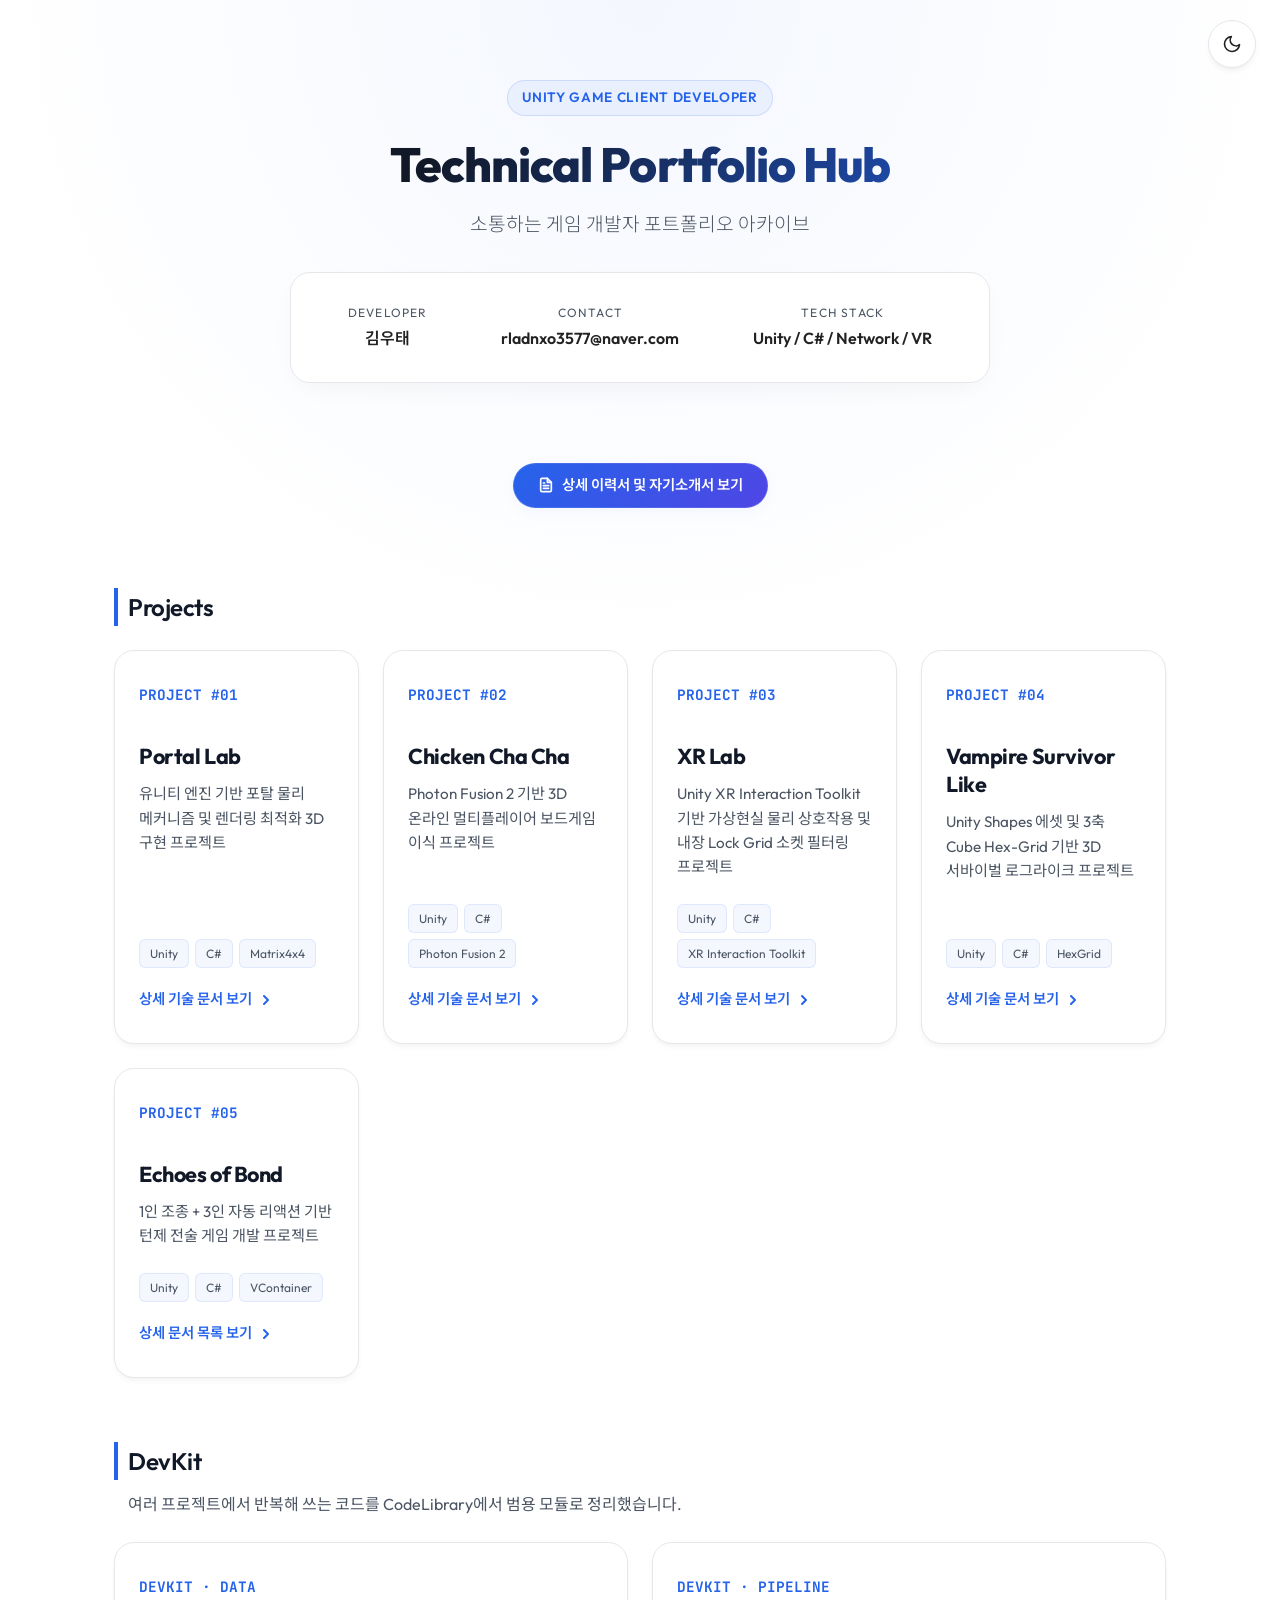
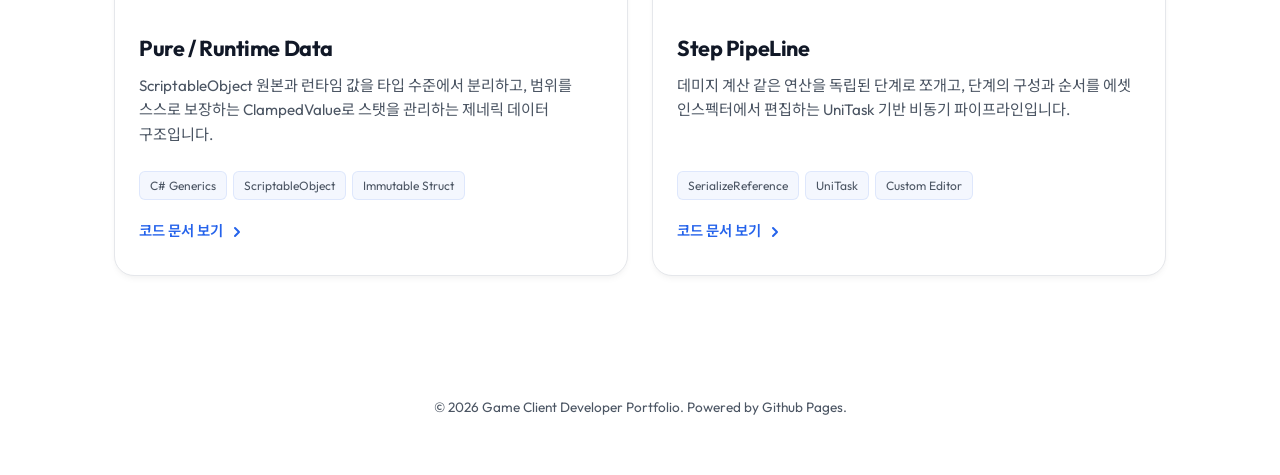
<file: index.html>
<!DOCTYPE html>
<html lang="ko">
<head>
  <meta charset="UTF-8">
  <meta name="viewport" content="width=device-width, initial-scale=1.0">
  <title>Game Client Developer Portfolio Hub</title>
  <meta name="description" content="유니티 게임 클라이언트 개발자 포트폴리오 웹 허브입니다. 핵심 프로젝트 설계와 아키텍처 문서를 제공합니다.">
  
  <!-- Google Fonts -->
  <link rel="preconnect" href="https://fonts.googleapis.com">
  <link rel="preconnect" href="https://fonts.gstatic.com" crossorigin>
  <link href="https://fonts.googleapis.com/css2?family=Outfit:wght@300;400;600;800&family=JetBrains+Mono:wght@400;700&family=Noto+Sans+KR:wght@300;400;700&display=swap" rel="stylesheet">
  <!-- 공통 디자인 시스템 (theme.css) -->
  <link rel="stylesheet" href="theme.css">
  <!-- 다크 테마 (동적으로 활성화됨) -->
  <link rel="stylesheet" href="" id="theme-dark-css" disabled>
  
  <style>
    /* ── index.html 전용 디자인 토큰 ── */
    :root {
      --bg-dark: var(--bg-light);
      --font-outfit: var(--font-sans);
      --primary-glow: color-mix(in srgb, var(--primary) 5%, transparent);
    }

    * {
      box-sizing: border-box;
      margin: 0;
      padding: 0;
      font-family: var(--font-outfit);
      -webkit-font-smoothing: antialiased;
      word-break: keep-all;
    }

    body {
      background-color: var(--bg-dark);
      background-image: radial-gradient(circle at 50% 0%, var(--primary-glow) 0%, transparent 60%);
      background-attachment: fixed;
      color: var(--text-main);
      min-height: 100vh;
      display: flex;
      flex-direction: column;
      line-height: 1.6;
    }

    /* ── 헤더 레이아웃 ── */
    header {
      max-width: 1100px;
      width: 100%;
      margin: 0 auto;
      padding: 80px 24px 40px 24px;
      text-align: center;
      animation: fadeInDown 0.8s ease-out;
    }

    .badge {
      display: inline-block;
      padding: 6px 14px;
      background: color-mix(in srgb, var(--primary) 6%, transparent);
      border: 1px solid color-mix(in srgb, var(--primary) 15%, transparent);
      border-radius: 9999px;
      color: var(--primary);
      font-size: 0.85rem;
      font-weight: 600;
      text-transform: uppercase;
      letter-spacing: 0.05em;
      margin-bottom: 20px;
    }

    h1 {
      font-size: 3rem;
      font-weight: 800;
      letter-spacing: -0.02em;
      background: linear-gradient(135deg, var(--heading-color) 30%, var(--primary) 100%);
      -webkit-background-clip: text;
      -webkit-text-fill-color: transparent;
      margin-bottom: 16px;
    }

    .subtitle {
      font-size: 1.2rem;
      color: var(--text-muted);
      max-width: 600px;
      margin: 0 auto 32px auto;
      font-weight: 300;
    }

    /* ── 프로필 간략 카드 (Glassmorphism) ── */
    .profile-summary {
      max-width: 700px;
      margin: 0 auto 60px auto;
      background: var(--card-bg);
      border: 1px solid var(--card-border);
      border-radius: 20px;
      padding: 30px;
      display: flex;
      justify-content: space-around;
      flex-wrap: wrap;
      gap: 20px;
      box-shadow: 0 10px 30px -10px rgba(0, 0, 0, 0.06);
      animation: fadeInUp 0.8s ease-out;
      text-decoration: none;
      cursor: pointer;
      transition: all 0.3s cubic-bezier(0.16, 1, 0.3, 1);
    }

    .profile-summary:hover {
      transform: translateY(-4px);
      border-color: color-mix(in srgb, var(--secondary) 45%, transparent);
      box-shadow: 0 15px 30px -10px color-mix(in srgb, var(--secondary) 30%, transparent);
    }

    .profile-item {
      text-align: center;
    }

    .profile-label {
      font-size: 0.75rem;
      text-transform: uppercase;
      color: var(--text-muted);
      letter-spacing: 0.1em;
      margin-bottom: 4px;
    }

    .profile-value {
      font-size: 1rem;
      font-weight: 600;
      color: var(--text-main);
    }

    /* ── 메인 컨텐츠 (그리드) ── */
    main {
      max-width: 1100px;
      width: 100%;
      margin: 0 auto;
      padding: 0 24px 80px 24px;
      flex: 1;
      animation: fadeInUp 1s ease-out;
    }

    .grid-title {
      font-size: 1.5rem;
      font-weight: 600;
      margin-bottom: 24px;
      padding-left: 10px;
      border-left: 4px solid var(--primary);
    }

    .portfolio-grid {
      display: grid;
      grid-template-columns: repeat(auto-fit, minmax(240px, 1fr));
      gap: 24px;
    }

    /* ── DevKit 섹션 ── */
    .devkit-title {
      margin-top: 64px;
    }

    .devkit-desc {
      color: var(--text-muted);
      margin: -12px 0 24px 14px;
    }

    /* ── 포트폴리오 카드 컴포넌트 ── */
    .portfolio-card {
      background: var(--card-bg);
      border: 1px solid var(--card-border);
      border-radius: 20px;
      padding: 32px 24px;
      display: flex;
      flex-direction: column;
      transition: all 0.4s cubic-bezier(0.16, 1, 0.3, 1);
      text-decoration: none;
      color: var(--text-main);
      position: relative;
      overflow: hidden;
      cursor: pointer;
      box-shadow: 0 4px 6px -1px rgba(0, 0, 0, 0.04), 0 2px 4px -1px rgba(0, 0, 0, 0.02);
    }

    /* 카드 네온 테두리 효과 */
    .portfolio-card::before {
      content: '';
      position: absolute;
      top: 0;
      left: 0;
      width: 100%;
      height: 4px;
      background: linear-gradient(90deg, var(--primary), var(--secondary));
      opacity: 0;
      transition: opacity 0.3s;
    }

    .portfolio-card:hover {
      transform: translateY(-6px);
      border-color: color-mix(in srgb, var(--primary) 30%, transparent);
      box-shadow: 0 10px 15px -3px rgba(0, 0, 0, 0.08), 0 4px 6px -2px rgba(0, 0, 0, 0.04);
    }

    .portfolio-card:hover::before {
      opacity: 1;
    }

    .card-num {
      font-family: var(--font-mono);
      font-size: 0.9rem;
      color: var(--primary);
      font-weight: 700;
      margin-bottom: 12px;
    }

    .card-title {
      font-size: 1.35rem;
      font-weight: 700;
      margin-bottom: 12px;
      line-height: 1.3;
    }

    .card-desc {
      font-size: 0.95rem;
      color: var(--text-muted);
      margin-bottom: 24px;
      flex: 1;
      font-weight: 400;
    }

    .card-tags {
      display: flex;
      flex-wrap: wrap;
      gap: 6px;
      margin-bottom: 20px;
    }

    .card-tag {
      font-size: 0.75rem;
      padding: 4px 10px;
      background: color-mix(in srgb, var(--primary) 5%, transparent);
      border: 1px solid color-mix(in srgb, var(--primary) 10%, transparent);
      border-radius: 6px;
      color: var(--text-muted);
    }

    .card-link-btn {
      display: inline-flex;
      align-items: center;
      font-size: 0.9rem;
      font-weight: 600;
      color: var(--primary);
      transition: color 0.3s;
    }

    .portfolio-card:hover .card-link-btn {
      color: var(--secondary);
    }

    .card-link-btn svg {
      margin-left: 6px;
      transition: transform 0.3s;
    }

    .portfolio-card:hover .card-link-btn svg {
      transform: translateX(4px);
    }

    /* ── 푸터 ── */
    footer {
      border-top: 1px solid rgba(255, 255, 255, 0.05);
      padding: 40px 24px;
      text-align: center;
      color: var(--text-muted);
      font-size: 0.85rem;
    }

    /* ── 애니메이션 ── */
    @keyframes fadeInDown {
      from {
        opacity: 0;
        transform: translateY(-20px);
      }
      to {
        opacity: 1;
        transform: translateY(0);
      }
    }

    @keyframes fadeInUp {
      from {
        opacity: 0;
        transform: translateY(30px);
      }
      to {
        opacity: 1;
        transform: translateY(0);
      }
    }

    .resume-btn {
      display: inline-flex;
      align-items: center;
      padding: 10px 24px;
      background: linear-gradient(135deg, var(--primary), var(--secondary));
      border: 1px solid rgba(255, 255, 255, 0.1);
      border-radius: 30px;
      color: #FFF;
      text-decoration: none;
      font-size: 0.9rem;
      font-weight: 600;
      box-shadow: 0 4px 15px var(--primary-glow);
      transition: all 0.3s cubic-bezier(0.16, 1, 0.3, 1);
      margin-top: 20px;
    }

    .resume-btn:hover {
      transform: translateY(-2px);
      box-shadow: 0 6px 20px color-mix(in srgb, var(--secondary) 45%, transparent);
      border-color: rgba(255, 255, 255, 0.2);
    }

    /* ── 테마 토글 버튼 ── */
    #theme-toggle {
      position: fixed;
      top: 20px;
      right: 24px;
      z-index: 9999;
      width: 48px;
      height: 48px;
      border-radius: 50%;
      border: 1px solid var(--card-border);
      background: var(--card-bg);
      color: var(--text-main);
      cursor: pointer;
      display: flex;
      align-items: center;
      justify-content: center;
      box-shadow: var(--shadow-md);
      transition: all 0.3s cubic-bezier(0.16, 1, 0.3, 1);
      outline: none;
    }

    #theme-toggle:hover {
      transform: scale(1.1) rotate(15deg);
      border-color: color-mix(in srgb, var(--primary) 50%, transparent);
      box-shadow: 0 0 0 4px color-mix(in srgb, var(--primary) 12%, transparent), var(--shadow-lg);
    }

    #theme-toggle svg {
      transition: transform 0.4s cubic-bezier(0.16, 1, 0.3, 1), opacity 0.3s;
    }

    /* 전환 시 부드러운 fade */
    body {
      transition: background-color 0.35s ease, color 0.35s ease;
    }

    /* ── 반응형 레이아웃 ── */
    @media (max-width: 768px) {
      header {
        padding: 50px 24px 30px 24px;
      }
      h1 {
        font-size: 2.2rem;
      }
      .profile-summary {
        flex-direction: column;
        align-items: center;
        gap: 16px;
      }
      #theme-toggle {
        top: 14px;
        right: 16px;
        width: 42px;
        height: 42px;
      }
    }
  </style>
</head>
<body>

  <!-- 테마 토글 버튼 -->
  <button id="theme-toggle" aria-label="테마 전환" title="라이트 / 다크 테마 전환">
    <!-- 아이콘은 JS에서 동적으로 삽입 -->
  </button>

  <header>
    <div class="badge">Unity Game Client Developer</div>
    <h1 id="main-header-title">Technical Portfolio Hub</h1>
    <p class="subtitle">소통하는 게임 개발자 포트폴리오 아카이브</p>
    
    <a href="resume/resume_viewer.html" class="profile-summary" id="profile-card">
      <div class="profile-item">
        <div class="profile-label">Developer</div>
        <div class="profile-value">김우태</div>
      </div>
      <div class="profile-item">
        <div class="profile-label">Contact</div>
        <div class="profile-value">rladnxo3577@naver.com</div>
      </div>
      <div class="profile-item">
        <div class="profile-label">Tech Stack</div>
        <div class="profile-value">Unity / C# / Network / VR</div>
      </div>
    </a>

    <a href="resume/resume_viewer.html" class="resume-btn" id="btn-view-resume">
      <svg width="16" height="16" viewBox="0 0 24 24" fill="none" stroke="currentColor" stroke-width="2.5" stroke-linecap="round" stroke-linejoin="round" style="display:inline-block; vertical-align:middle; margin-right:8px;">
        <path d="M14 2H6a2 2 0 0 0-2 2v16a2 2 0 0 0 2 2h12a2 2 0 0 0 2-2V8z"></path>
        <polyline points="14 2 14 8 20 8"></polyline>
        <line x1="16" y1="13" x2="8" y2="13"></line>
        <line x1="16" y1="17" x2="8" y2="17"></line>
        <polyline points="10 9 9 9 8 9"></polyline>
      </svg>
      상세 이력서 및 자기소개서 보기
    </a>
  </header>

  <main>
    <h2 class="grid-title" id="grid-header">Projects</h2>
    
    <div class="portfolio-grid" id="project-list-grid">
      <!-- 1번 포트폴리오 -->
      <a href="viewer.html#1" class="portfolio-card" id="card-proj-1">
        <div class="card-num">PROJECT #01</div>
        <h3 class="card-title">[프로젝트 1 상세 작성]</h3>
        <p class="card-desc">첫 번째 대표 프로젝트의 핵심 아키텍처 성과 및 최적화 기획 요약을 작성해 넣으세요.</p>
        <div class="card-tags">
          <span class="card-tag">대기 중</span>
          <span class="card-tag">대기 중</span>
        </div>
        <div class="card-link-btn">
          상세 기술 문서 보기
          <svg width="16" height="16" viewBox="0 0 16 16" fill="none" xmlns="http://www.w3.org/2000/svg">
            <path d="M6 12L10 8L6 4" stroke="currentColor" stroke-width="2" stroke-linecap="round" stroke-linejoin="round"/>
          </svg>
        </div>
      </a>

      <!-- 2번 포트폴리오 -->
      <a href="viewer.html#2" class="portfolio-card" id="card-proj-2">
        <div class="card-num">PROJECT #02</div>
        <h3 class="card-title">[프로젝트 2 상세 작성]</h3>
        <p class="card-desc">이곳에 두 번째 대표 프로젝트의 핵심 아키텍처 성과 및 최적화 기획 요약을 작성해 넣으세요.</p>
        <div class="card-tags">
          <span class="card-tag">대기 중</span>
          <span class="card-tag">대기 중</span>
        </div>
        <div class="card-link-btn">
          상세 기술 문서 보기
          <svg width="16" height="16" viewBox="0 0 16 16" fill="none" xmlns="http://www.w3.org/2000/svg">
            <path d="M6 12L10 8L6 4" stroke="currentColor" stroke-width="2" stroke-linecap="round" stroke-linejoin="round"/>
          </svg>
        </div>
      </a>

      <!-- 3번 포트폴리오 -->
      <a href="viewer.html#3" class="portfolio-card" id="card-proj-3">
        <div class="card-num">PROJECT #03</div>
        <h3 class="card-title">[프로젝트 3 상세 작성]</h3>
        <p class="card-desc">세 번째 프로젝트의 구조도, 트러블슈팅 및 성능 향상 핵심 지표를 채워넣을 템플릿 영역입니다.</p>
        <div class="card-tags">
          <span class="card-tag">대기 중</span>
          <span class="card-tag">대기 중</span>
        </div>
        <div class="card-link-btn">
          상세 기술 문서 보기
          <svg width="16" height="16" viewBox="0 0 16 16" fill="none" xmlns="http://www.w3.org/2000/svg">
            <path d="M6 12L10 8L6 4" stroke="currentColor" stroke-width="2" stroke-linecap="round" stroke-linejoin="round"/>
          </svg>
        </div>
      </a>

      <!-- 4번 포트폴리오 -->
      <a href="viewer.html#4" class="portfolio-card" id="card-proj-4">
        <div class="card-num">PROJECT #04</div>
        <h3 class="card-title">[프로젝트 4 상세 작성]</h3>
        <p class="card-desc">네 번째 프로젝트의 시스템 구조 및 모듈 결합도를 제어하기 위해 고민한 설계 결정을 기록하는 공간입니다.</p>
        <div class="card-tags">
          <span class="card-tag">대기 중</span>
          <span class="card-tag">대기 중</span>
        </div>
        <div class="card-link-btn">
          상세 기술 문서 보기
          <svg width="16" height="16" viewBox="0 0 16 16" fill="none" xmlns="http://www.w3.org/2000/svg">
            <path d="M6 12L10 8L6 4" stroke="currentColor" stroke-width="2" stroke-linecap="round" stroke-linejoin="round"/>
          </svg>
        </div>
      </a>

      <!-- 5번 포트폴리오 -->
      <a href="viewer.html#5" class="portfolio-card" id="card-proj-5">
        <div class="card-num">PROJECT #05</div>
        <h3 class="card-title">Echoes of Bond</h3>
        <p class="card-desc">1인 조종 + 3인 자동 리액션 기반 턴제 전술 로그라이크 개발 프로젝트 기획 및 개발 백서 아카이브입니다.</p>
        <div class="card-tags">
          <span class="card-tag">기획 및 시스템 설계</span>
          <span class="card-tag">클라이언트 기술 구현</span>
        </div>
        <div class="card-link-btn">
          상세 문서 목록 보기
          <svg width="16" height="16" viewBox="0 0 16 16" fill="none" xmlns="http://www.w3.org/2000/svg">
            <path d="M6 12L10 8L6 4" stroke="currentColor" stroke-width="2" stroke-linecap="round" stroke-linejoin="round"/>
          </svg>
        </div>
      </a>
    </div>

    <h2 class="grid-title devkit-title" id="devkit-header">DevKit</h2>
    <p class="devkit-desc">여러 프로젝트에서 반복해 쓰는 코드를 CodeLibrary에서 범용 모듈로 정리했습니다.</p>

    <div class="portfolio-grid" id="devkit-list-grid">
      <!-- DevKit: Data -->
      <a href="viewer.html#devkit/Data.md" class="portfolio-card" id="card-devkit-data">
        <div class="card-num">DEVKIT · DATA</div>
        <h3 class="card-title">Pure / Runtime Data</h3>
        <p class="card-desc">ScriptableObject 원본과 런타임 값을 타입 수준에서 분리하고, 범위를 스스로 보장하는 ClampedValue로 스탯을 관리하는 제네릭 데이터 구조입니다.</p>
        <div class="card-tags">
          <span class="card-tag">C# Generics</span>
          <span class="card-tag">ScriptableObject</span>
          <span class="card-tag">Immutable Struct</span>
        </div>
        <div class="card-link-btn">
          코드 문서 보기
          <svg width="16" height="16" viewBox="0 0 16 16" fill="none" xmlns="http://www.w3.org/2000/svg">
            <path d="M6 12L10 8L6 4" stroke="currentColor" stroke-width="2" stroke-linecap="round" stroke-linejoin="round"/>
          </svg>
        </div>
      </a>

      <!-- DevKit: PipeLine -->
      <a href="viewer.html#devkit/PipeLine.md" class="portfolio-card" id="card-devkit-pipeline">
        <div class="card-num">DEVKIT · PIPELINE</div>
        <h3 class="card-title">Step PipeLine</h3>
        <p class="card-desc">데미지 계산 같은 연산을 독립된 단계로 쪼개고, 단계의 구성과 순서를 에셋 인스펙터에서 편집하는 UniTask 기반 비동기 파이프라인입니다.</p>
        <div class="card-tags">
          <span class="card-tag">SerializeReference</span>
          <span class="card-tag">UniTask</span>
          <span class="card-tag">Custom Editor</span>
        </div>
        <div class="card-link-btn">
          코드 문서 보기
          <svg width="16" height="16" viewBox="0 0 16 16" fill="none" xmlns="http://www.w3.org/2000/svg">
            <path d="M6 12L10 8L6 4" stroke="currentColor" stroke-width="2" stroke-linecap="round" stroke-linejoin="round"/>
          </svg>
        </div>
      </a>
    </div>
  </main>

  <footer>
    <p>© 2026 Game Client Developer Portfolio. Powered by Github Pages.</p>
  </footer>

  <script>
    /* ── 테마 토글 로직 ── */
    (function() {
      const DARK_CSS_HREF = 'theme/theme-dark.css';
      const STORAGE_KEY   = 'portfolio-theme';
      const linkEl        = document.getElementById('theme-dark-css');
      const btn           = document.getElementById('theme-toggle');

      const ICON_LIGHT = `<svg xmlns="http://www.w3.org/2000/svg" width="20" height="20" viewBox="0 0 24 24"
        fill="none" stroke="currentColor" stroke-width="2" stroke-linecap="round" stroke-linejoin="round">
        <circle cx="12" cy="12" r="5"/>
        <line x1="12" y1="1" x2="12" y2="3"/>
        <line x1="12" y1="21" x2="12" y2="23"/>
        <line x1="4.22" y1="4.22" x2="5.64" y2="5.64"/>
        <line x1="18.36" y1="18.36" x2="19.78" y2="19.78"/>
        <line x1="1" y1="12" x2="3" y2="12"/>
        <line x1="21" y1="12" x2="23" y2="12"/>
        <line x1="4.22" y1="19.78" x2="5.64" y2="18.36"/>
        <line x1="18.36" y1="5.64" x2="19.78" y2="4.22"/>
      </svg>`;

      const ICON_DARK = `<svg xmlns="http://www.w3.org/2000/svg" width="20" height="20" viewBox="0 0 24 24"
        fill="none" stroke="currentColor" stroke-width="2" stroke-linecap="round" stroke-linejoin="round">
        <path d="M21 12.79A9 9 0 1 1 11.21 3a7 7 0 0 0 9.79 9.79z"/>
      </svg>`;

      function applyTheme(isDark) {
        if (isDark) {
          linkEl.href     = DARK_CSS_HREF;
          linkEl.disabled = false;
          btn.innerHTML   = ICON_LIGHT;
          btn.title       = '라이트 테마로 전환';
        } else {
          linkEl.disabled = true;
          linkEl.href     = '';
          btn.innerHTML   = ICON_DARK;
          btn.title       = '다크 테마로 전환';
        }
        localStorage.setItem(STORAGE_KEY, isDark ? 'dark' : 'light');
      }

      // 초기 테마 적용 (저장값 or 시스템 설정)
      const saved    = localStorage.getItem(STORAGE_KEY);
      const prefDark = window.matchMedia('(prefers-color-scheme: dark)').matches;
      const initDark = saved ? saved === 'dark' : prefDark;
      applyTheme(initDark);

      // 버튼 클릭 토글
      btn.addEventListener('click', () => {
        const nowDark = linkEl.disabled === false && linkEl.href !== '';
        applyTheme(!nowDark);

        // 버튼 회전 애니메이션
        btn.style.transform = 'scale(1.2) rotate(180deg)';
        setTimeout(() => { btn.style.transform = ''; }, 350);
      });

      // 시스템 테마 변경 감지 (저장값 없을 때만)
      window.matchMedia('(prefers-color-scheme: dark)').addEventListener('change', e => {
        if (!localStorage.getItem(STORAGE_KEY)) applyTheme(e.matches);
      });
    })();
  </script>

  <script>
    document.addEventListener("DOMContentLoaded", () => {
      const projects = [1, 2, 3, 4, 5];
      
      projects.forEach(num => {
        const card = document.getElementById(`card-proj-${num}`);
        if (!card) return;

        const titleEl = card.querySelector(".card-title");
        const descEl = card.querySelector(".card-desc");
        const tagsEl = card.querySelector(".card-tags");

        // 프로젝트 공통 메타 정보(Title.md) 동적 읽기
        fetch(`./portfolio/project${num}/Release Document/Title.md?t=${new Date().getTime()}`)
          .then(res => {
            if (!res.ok) throw new Error("Title.md not found");
            return res.text();
          })
          .then(mdText => {
            parseAndApply(mdText, titleEl, descEl, tagsEl);
          })
          .catch(err => {
            console.log(`Project ${num} metadata skipped (Using placeholder):`, err.message);
          });
      });

      function parseAndApply(md, titleEl, descEl, tagsEl) {
        const lines = md.split('\n').map(line => line.trim()).filter(line => line.length > 0);
        
        let title = "";
        let desc = "";
        let tags = [];

        // 1. 제목 및 부제(H3) 추출
        for (let line of lines) {
          if (line.startsWith("#") && !line.startsWith("##") && !line.startsWith("###")) {
            title = line.replace(/^#+\s*/, "").replace(/—/g, "-");
          }
          if (line.startsWith("###") && !desc) {
            desc = line.replace(/^###+\s*/, "");
          }
        }

        // 2. 부제가 없을 때만 첫 일반 단락을 한 줄 요약으로 추출
        if (!desc) {
          let foundHeader = false;
          for (let line of lines) {
            if (line.startsWith("#")) {
              foundHeader = true;
              continue;
            }
            if (foundHeader && !line.startsWith("#") && !line.startsWith("*") && !line.startsWith("-") && !line.startsWith(">") && !line.startsWith("`") && !line.startsWith("|")) {
              desc = line;
              break;
            }
          }
        }

        // 3. 태그 추출 (HTML meta-grid의 핵심 스택 우선, 그 다음 마크다운 표, 마지막으로 ** 볼드 라인)
        let foundTableStack = false;
        
        // A. HTML meta-grid 탐색
        for (let i = 0; i < lines.length; i++) {
          if (lines[i].includes("핵심 스택") || lines[i].includes("기술 스택")) {
            for (let j = i + 1; j <= i + 4 && j < lines.length; j++) {
              if (lines[j].includes("meta-val")) {
                const cleanText = lines[j].replace(/<[^>]*>/g, "").trim();
                const rawTags = cleanText.split(/[\/·•|]/);
                tags = rawTags.map(t => t.trim()).filter(t => t.length > 0);
                foundTableStack = true;
                break;
              }
            }
          }
          if (foundTableStack) break;
        }

        // B. 마크다운 표 탐색
        if (!foundTableStack) {
          for (let line of lines) {
            if (line.startsWith("|") && (line.includes("핵심 스택") || line.includes("기술 스택"))) {
              const cols = line.split("|").map(c => c.trim());
              if (cols.length >= 3) {
                const rawTags = cols[2].split(/[\/·•|]/);
                tags = rawTags.map(t => t.trim()).filter(t => t.length > 0);
                foundTableStack = true;
                break;
              }
            }
          }
        }

        // C. 기존 ** 볼드 라인 탐색
        if (!foundTableStack) {
          for (let line of lines) {
            if (line.startsWith("**") && line.endsWith("**")) {
              const rawTags = line.replace(/^\*\*|\*\*$/g, "").split(/[\/·•|]/);
              tags = rawTags.map(t => t.trim()).filter(t => t.length > 0);
              break;
            }
          }
        }

        // DOM 업데이트
        if (title && titleEl) titleEl.textContent = title;
        if (desc && descEl) {
          descEl.textContent = desc;
        }
        if (tagsEl) {
          tagsEl.innerHTML = "";
          if (tags.length > 0) {
            tags.slice(0, 3).forEach(tag => {
              const span = document.createElement("span");
              span.className = "card-tag";
              span.textContent = tag;
              tagsEl.appendChild(span);
            });
          } else {
            const span = document.createElement("span");
            span.className = "card-tag";
            span.textContent = "대기 중";
            tagsEl.appendChild(span);
          }
        }
      }
    });
  </script>

</body>
</html>
</file>
<file: theme.css>
@charset "UTF-8";

/* ==========================================================================
   김우태 개발자 포트폴리오 웹 허브 — 공통 디자인 시스템 (theme.css)
   [미니멀 / 문서형 테마 (가장 권장)]
   ========================================================================== */

:root {
  /* ── 폰트 2종 (본문용 산세리프 / 코드용 고정폭) ── */
  --font-sans: 'Outfit', 'Noto Sans KR', -apple-system, BlinkMacSystemFont, 'Segoe UI', Roboto, sans-serif;
  --font-mono: 'JetBrains Mono', 'D2Coding', Consolas, monospace;

  /* ── 테마 3색 (미니멀/문서형 밝은 테마) ── */
  --bg-light: #FFFFFF;        /* 1. 배경색 (순백색) */
  --text-main: #222222;       /* 2. 텍스트색 (진회색) */
  --primary: #2563EB;         /* 3. 강조색 (신뢰성 높은 파란색 Blue) */
  
  /* ── 서브 강조 및 상태 컬러 ── */
  --secondary: #4F46E5;       /* 페리윙클/인디고 계열 */
  --text-muted: #4B5563;      /* 흐린 설명용 그레이 */
  --accent: #D97706;          /* 포인트 오렌지/앰버 */
  
  /* ── 미니멀 보더 & 섀도우 토큰 ── */
  --card-bg: #FFFFFF;
  --card-image-bg: #e6ebff;   /* 이미지 카드 배경색 */
  --card-border: #E5E7EB;     /* 연한 회색 경계선 */
  --shadow-sm: 0 1px 2px 0 rgba(0, 0, 0, 0.05);
  --shadow-md: 0 4px 6px -1px rgba(0, 0, 0, 0.05), 0 2px 4px -1px rgba(0, 0, 0, 0.03);
  --shadow-lg: 0 10px 15px -3px rgba(0, 0, 0, 0.06), 0 4px 6px -2px rgba(0, 0, 0, 0.02);
  --container-width: 1060px;

  /* ── 코드 블록 토큰 ── */
  --code-bg: #0d1117;               /* pre 블록 배경 (다크) */
  --code-border: #30363d;           /* pre 블록 테두리 */
  --code-shadow: rgba(0, 0, 0, 0.3); /* pre 블록 그림자 */
  --code-text: #c9d1d9;             /* pre code 기본 글자색 */
  --code-comment: #8b949e;          /* 주석 글자색 */
  --code-inline-bg: rgba(37, 99, 235, 0.05); /* 인라인 코드 배경 */
  --code-highlight: #38bdf8;        /* strong/b 강조 글자색 (Sky Blue) */
  --code-highlight-glow: rgba(56, 189, 248, 0.3); /* 강조 글자 glow */
  --code-number-highlight: #f97316;  /* 코드 주석 넘버링 강조 글자색 (Vivid Orange) */

  /* ── 머메이드 다이어그램 토큰 ── */
  --mermaid-node-font-size: 14px;   /* 노드 내부 텍스트 크기 */
  --mermaid-xl-scale: 1.5;          /* .mermaid-xl 확대 배율 */

  /* ── 뷰어 레이아웃 & 컴포넌트 토큰 ── */
  --sidebar-bg: #F9FAFB;            /* 사이드바 및 TOC 배경색 */
  --heading-color: #111827;         /* 제목 텍스트 색상 */
  --error-color: #EF4444;           /* 에러 메시지 색상 */
  --caption-bg: #FAFAFA;            /* 이미지 캡션 배경색 */
  --tooltip-bg: rgba(17, 24, 39, 0.85); /* 돋보기 툴팁 배경색 */
  --tooltip-border: rgba(255, 255, 255, 0.1); /* 돋보기 툴팁 테두리 */
  --tooltip-text: #FFFFFF;          /* 돋보기 툴팁 텍스트 */
}

/* ── Reset & Base Styles ── */
* {
  box-sizing: border-box;
  margin: 0;
  padding: 0;
}

body {
  background-color: var(--bg-light);
  background-image: radial-gradient(circle at 50% 0%, rgba(37, 99, 235, 0.02) 0%, transparent 60%);
  color: var(--text-main);
  font-family: var(--font-sans);
  line-height: 1.8;
  -webkit-font-smoothing: antialiased;
  -moz-osx-font-smoothing: grayscale;
}

/* ── 레이아웃 컨테이너 ── */
.container {
  max-width: var(--container-width);
  margin: 0 auto;
  padding: 40px 20px;
}

/* ── 미니멀 디자인 카드 (.card-wrapper) ── */
.card-wrapper {
  background: var(--card-bg);
  border: 1px solid var(--card-border);
  border-radius: 16px;
  padding: 30px;
  box-shadow: var(--shadow-md);
  transition: all 0.3s cubic-bezier(0.16, 1, 0.3, 1);
}

.card-wrapper:hover {
  transform: translateY(-2px);
  border-color: color-mix(in srgb, var(--primary) 30%, transparent);
  box-shadow: var(--shadow-lg);
}

/* ── 헤더 및 텍스트 위계 (Typography) ── */
h1, h2, h3, h4 {
  color: var(--heading-color);             /* 완전 검정에 가까운 다크 그레이 */
  font-weight: 700;
  letter-spacing: -0.02em;
}

h1 {
  font-size: 2.5rem;
  line-height: 1.2;
  margin-bottom: 20px;
  background: linear-gradient(135deg, var(--heading-color) 30%, var(--primary) 100%);
  -webkit-background-clip: text;
  -webkit-text-fill-color: transparent;
}

h2 {
  font-size: 1.5rem;
  border-left: 4px solid var(--primary);
  padding-left: 12px;
  margin: 40px 0 20px 0;
}

h3 {
  font-size: 1.15rem;
  margin: 24px 0 12px 0;
}

p {
  color: var(--text-muted);
  font-weight: 400;
  margin-bottom: 16px;
}

strong {
  color: var(--primary);
  font-weight: 600;
}

/* ── 미니멀 코드 블록 및 인라인 코드 ── */
pre {
  background: var(--sidebar-bg);        /* 코드 블록용 연회색 배경 */
  border: 1px solid var(--card-border);
  border-radius: 8px;
  padding: 16px 20px;
  margin: 20px 0;
  overflow-x: auto;
}

code, pre code {
  font-family: var(--font-mono) !important;
  font-size: 0.85rem;
  color: var(--text-main);
}

p code {
  background: color-mix(in srgb, var(--primary) 5%, transparent);
  color: var(--primary);
  padding: 2px 6px;
  border-radius: 4px;
}

code .code-number-highlight {
  color: var(--code-number-highlight) !important;
  font-weight: 700;
}

/* ── 리스트 스타일 ── */
ul, ol {
  margin-bottom: 20px;
  padding-left: 20px;
  color: var(--text-muted);
  font-weight: 400;
}

li {
  margin-bottom: 8px;
}

/* ── 테이블 스타일 ── */
table {
  width: 100%;
  border-collapse: collapse;
  margin: 24px 0;
  font-size: 0.9rem;
}

th {
  background: color-mix(in srgb, var(--primary) 4%, transparent);
  color: var(--primary);
  text-align: left;
  padding: 10px 14px;
  border-bottom: 2px solid color-mix(in srgb, var(--primary) 15%, transparent);
  font-weight: 600;
}

td {
  padding: 10px 14px;
  border-bottom: 1px solid var(--card-border);
  color: var(--text-muted);
}

/* ── 마크다운 내 이미지 스타일 최적화 ── */
.markdown-body img {
  max-width: 100%;
  height: auto;
  display: block;
  margin: 28px auto;
  border-radius: 10px;
  border: 1px solid var(--card-border);
  box-shadow: 0 6px 16px rgba(0, 0, 0, 0.04);
  transition: transform 0.3s ease, box-shadow 0.3s ease;
}

.markdown-body img:hover {
  transform: translateY(-2px);
  box-shadow: 0 12px 24px rgba(0, 0, 0, 0.08);
}

/* ── 이미지 가로 배치를 위한 공용 플렉스 그리드 ── */
.image-row {
  display: flex;
  gap: 16px;
  justify-content: center;
  align-items: center;
  flex-wrap: wrap;
  margin: 28px 0;
  width: 100%;
}

.image-row.cols-2 img {
  max-width: calc(50% - 8px) !important;
  margin: 0 !important;
}

.image-row.cols-3 img {
  max-width: calc(33.33% - 11px) !important;
  margin: 0 !important;
}

.image-row.cols-4 img {
  max-width: calc(25% - 12px) !important;
  margin: 0 !important;
}
</file>
